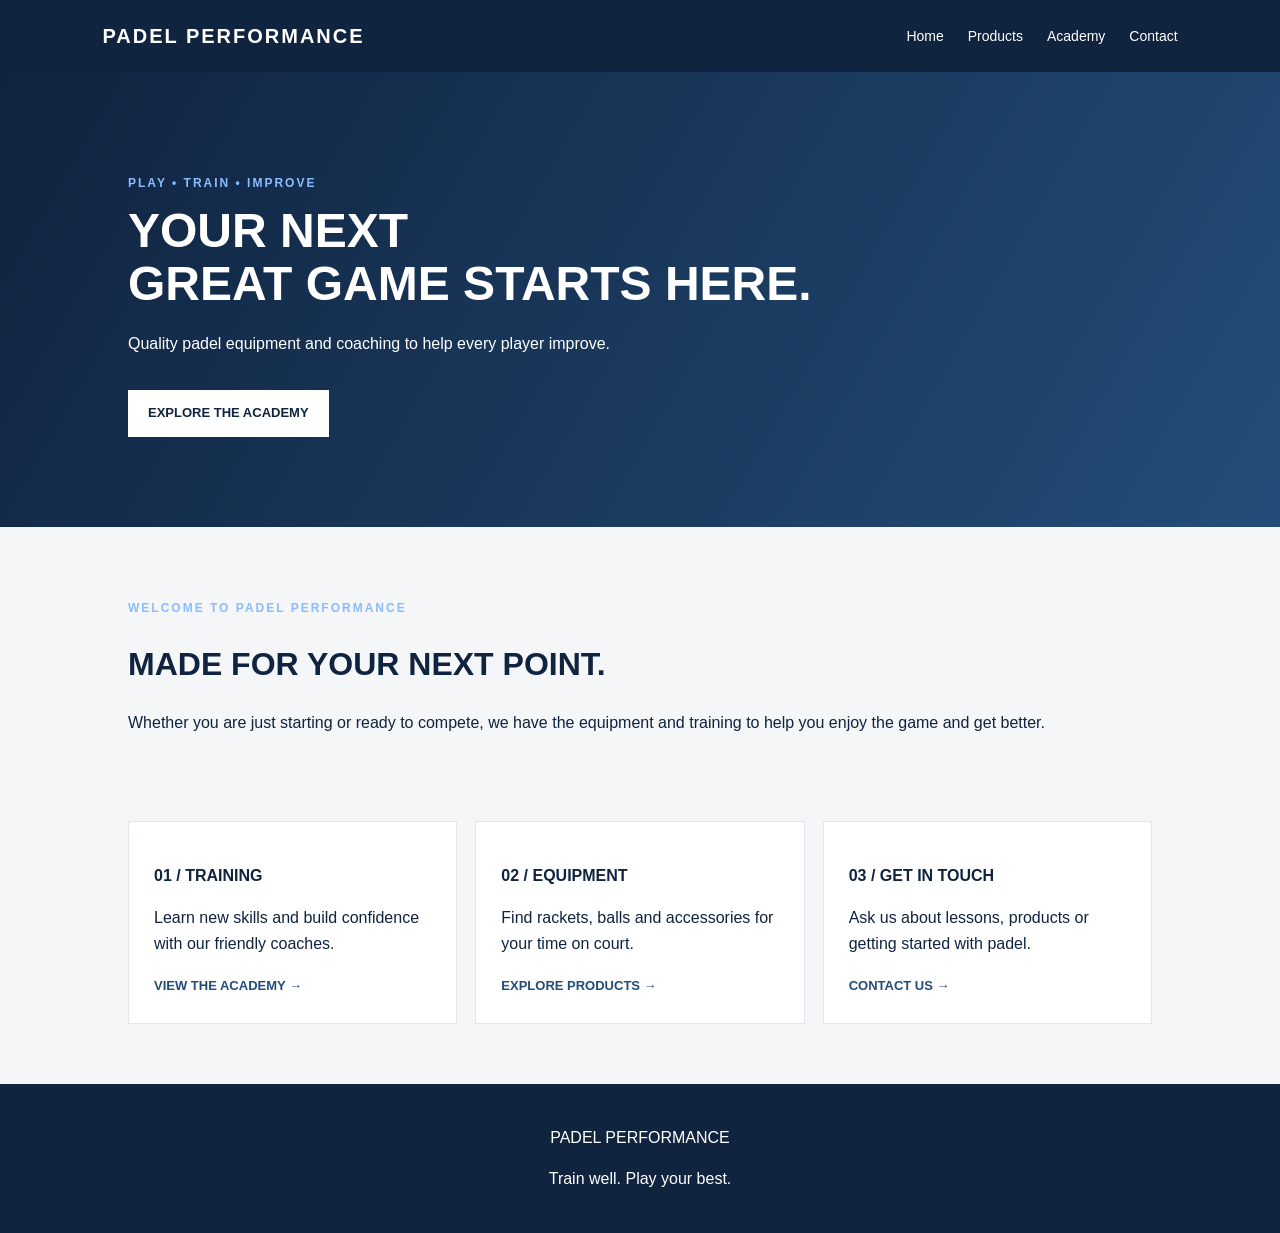
<file: index.html>
<!DOCTYPE html>
<html lang="en">
<head>
    <meta charset="UTF-8">
    <meta name="viewport" content="width=device-width, initial-scale=1.0">
    <title>Home | Padel Performance</title>
    <link rel="stylesheet" href="style.css">
</head>
<body>

    <header>
        <h1>PADEL PERFORMANCE</h1>
        <nav>
            <a href="index.html">Home</a>
            <a href="products.html">Products</a>
            <a href="academy.html">Academy</a>
            <a href="contacts.html">Contact</a>
        </nav>
    </header>

    <main>
        <div class="hero">
            <p class="small-title">PLAY • TRAIN • IMPROVE</p>
            <h2>YOUR NEXT<br>GREAT GAME STARTS HERE.</h2>
            <p>Quality padel equipment and coaching to help every player improve.</p>
            <a href="academy.html" class="button">EXPLORE THE ACADEMY</a>
        </div>

        <section>
            <p class="small-title">WELCOME TO PADEL PERFORMANCE</p>
            <h2>MADE FOR YOUR NEXT POINT.</h2>
            <p>Whether you are just starting or ready to compete, we have the equipment and training to help you enjoy the game and get better.</p>
        </section>

        <section class="cards">
            <div class="card">
                <h3>01 / TRAINING</h3>
                <p>Learn new skills and build confidence with our friendly coaches.</p>
                <a href="academy.html">VIEW THE ACADEMY →</a>
            </div>
            <div class="card">
                <h3>02 / EQUIPMENT</h3>
                <p>Find rackets, balls and accessories for your time on court.</p>
                <a href="products.html">EXPLORE PRODUCTS →</a>
            </div>
            <div class="card">
                <h3>03 / GET IN TOUCH</h3>
                <p>Ask us about lessons, products or getting started with padel.</p>
                <a href="contacts.html">CONTACT US →</a>
            </div>
        </section>
    </main>

    <footer>
        <p>PADEL PERFORMANCE</p>
        <p>Train well. Play your best.</p>
    </footer>

</body>
</html>
</file>
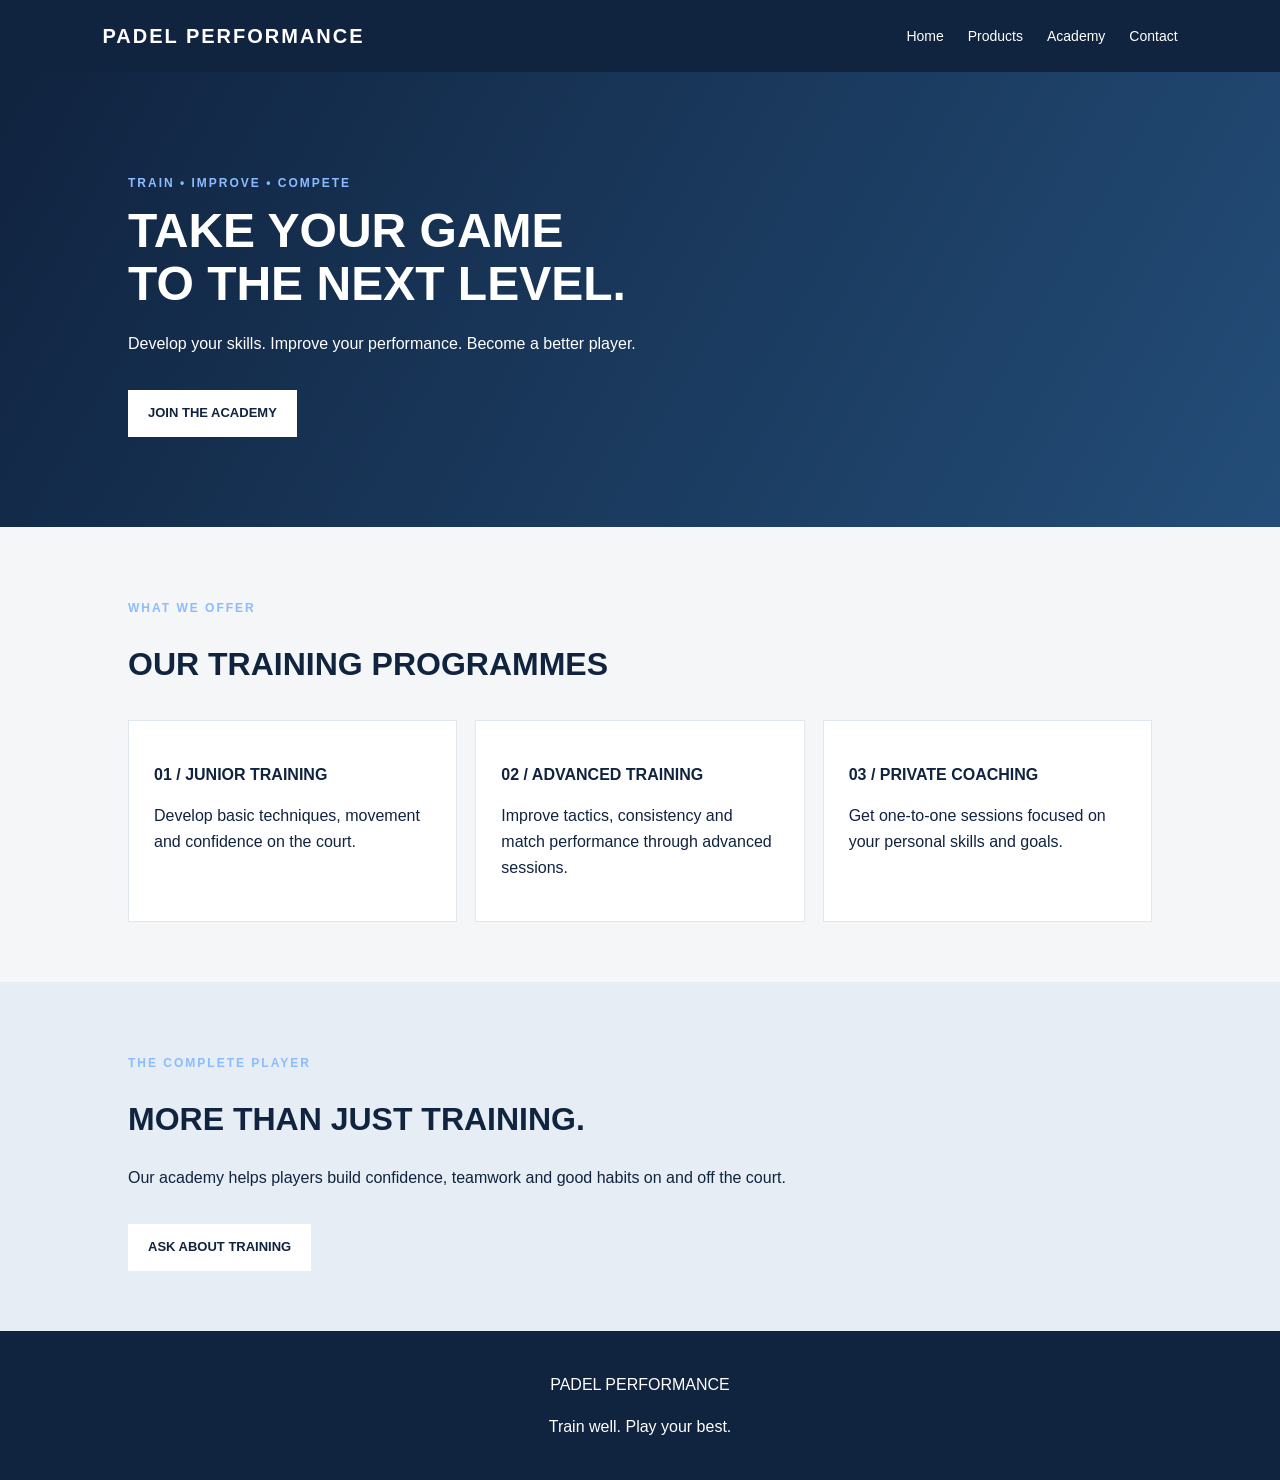
<file: academy.html>
<!DOCTYPE html>
<html lang="en">
<head>
    <meta charset="UTF-8">
    <meta name="viewport" content="width=device-width, initial-scale=1.0">
    <title>Academy | Padel Performance</title>
    <link rel="stylesheet" href="style.css">
</head>
<body>

    <header>
        <h1>PADEL PERFORMANCE</h1>
        <nav>
            <a href="index.html">Home</a>
            <a href="products.html">Products</a>
            <a href="academy.html">Academy</a>
            <a href="contacts.html">Contact</a>
        </nav>
    </header>

    <main>
        <div class="hero">
            <p class="small-title">TRAIN • IMPROVE • COMPETE</p>
            <h2>TAKE YOUR GAME<br>TO THE NEXT LEVEL.</h2>
            <p>Develop your skills. Improve your performance. Become a better player.</p>
            <a href="contacts.html" class="button">JOIN THE ACADEMY</a>
        </div>

        <section>
            <p class="small-title">WHAT WE OFFER</p>
            <h2>OUR TRAINING PROGRAMMES</h2>

            <div class="cards">
                <div class="card">
                    <h3>01 / JUNIOR TRAINING</h3>
                    <p>Develop basic techniques, movement and confidence on the court.</p>
                </div>

                <div class="card">
                    <h3>02 / ADVANCED TRAINING</h3>
                    <p>Improve tactics, consistency and match performance through advanced sessions.</p>
                </div>

                <div class="card">
                    <h3>03 / PRIVATE COACHING</h3>
                    <p>Get one-to-one sessions focused on your personal skills and goals.</p>
                </div>
            </div>
        </section>

        <section class="facilities">
            <p class="small-title">THE COMPLETE PLAYER</p>
            <h2>MORE THAN JUST TRAINING.</h2>
            <p>Our academy helps players build confidence, teamwork and good habits on and off the court.</p>
            <a href="contacts.html" class="button">ASK ABOUT TRAINING</a>
        </section>
    </main>

    <footer>
        <p>PADEL PERFORMANCE</p>
        <p>Train well. Play your best.</p>
    </footer>

</body>
</html>
</file>
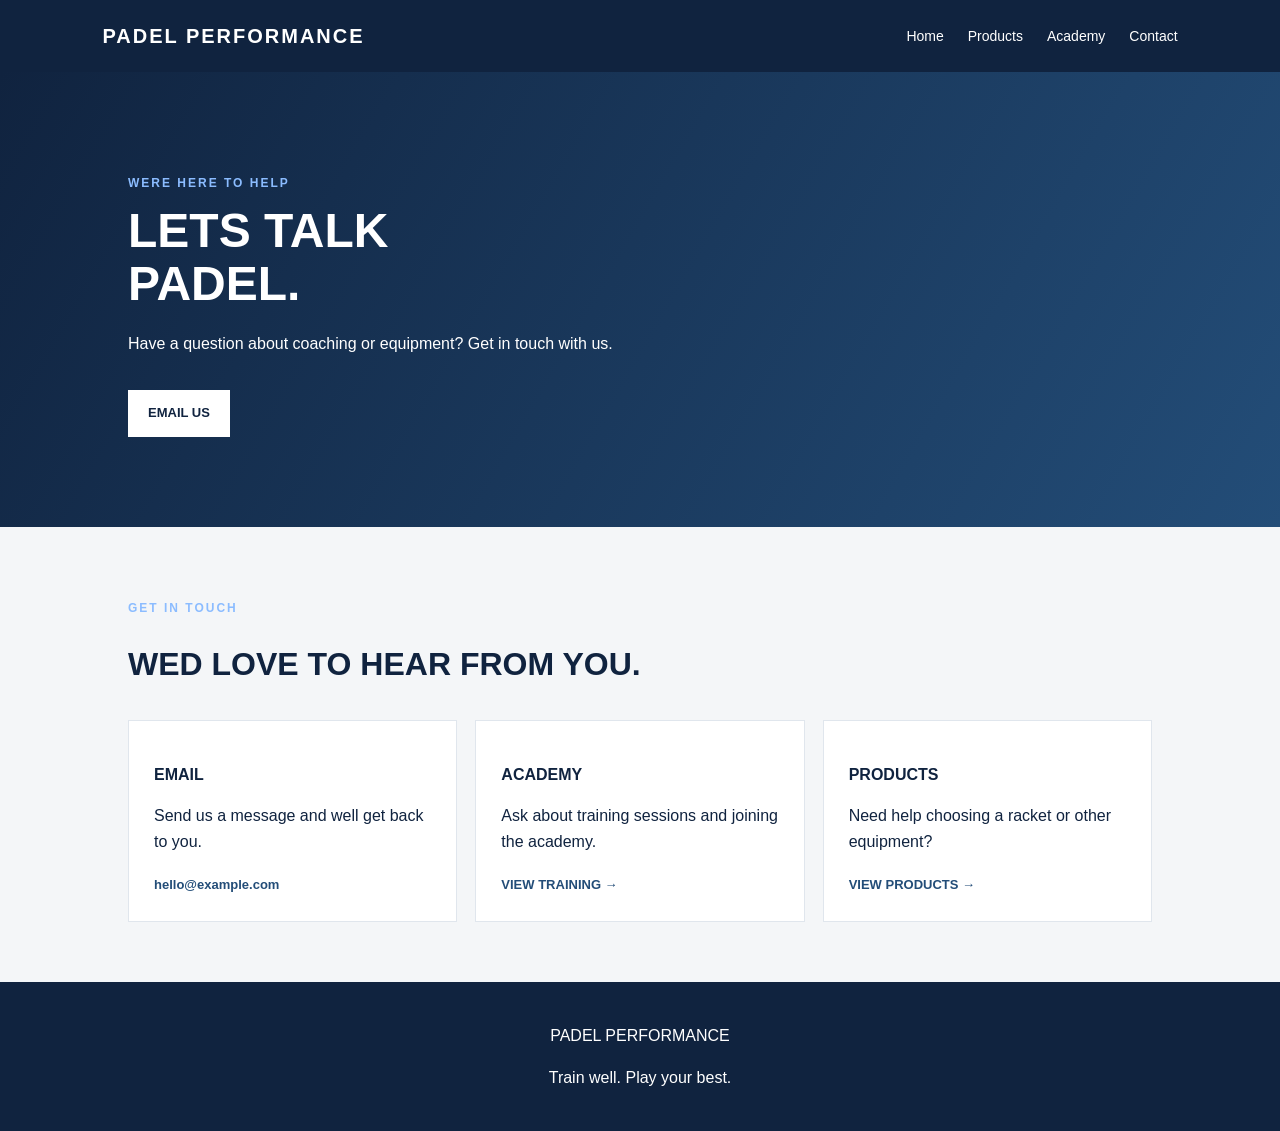
<file: contacts.html>
<!DOCTYPE html>
<html lang="en">
<head>
    <meta charset="UTF-8">
    <meta name="viewport" content="width=device-width, initial-scale=1.0">
    <title>Contact | Padel Performance</title>
    <link rel="stylesheet" href="style.css">
</head>
<body>

    <header>
        <h1>PADEL PERFORMANCE</h1>
        <nav>
            <a href="index.html">Home</a>
            <a href="products.html">Products</a>
            <a href="academy.html">Academy</a>
            <a href="contacts.html">Contact</a>
        </nav>
    </header>

    <main>
        <div class="hero">
            <p class="small-title">WERE HERE TO HELP</p>
            <h2>LETS TALK<br>PADEL.</h2>
            <p>Have a question about coaching or equipment? Get in touch with us.</p>
            <a href="mailto:hello@example.com" class="button">EMAIL US</a>
        </div>

        <section>
            <p class="small-title">GET IN TOUCH</p>
            <h2>WED LOVE TO HEAR FROM YOU.</h2>
            <div class="cards">
                <div class="card">
                    <h3>EMAIL</h3>
                    <p>Send us a message and well get back to you.</p>
                    <a href="mailto:hello@example.com">hello@example.com</a>
                </div>
                <div class="card">
                    <h3>ACADEMY</h3>
                    <p>Ask about training sessions and joining the academy.</p>
                    <a href="academy.html">VIEW TRAINING →</a>
                </div>
                <div class="card">
                    <h3>PRODUCTS</h3>
                    <p>Need help choosing a racket or other equipment?</p>
                    <a href="products.html">VIEW PRODUCTS →</a>
                </div>
            </div>
        </section>
    </main>

    <footer>
        <p>PADEL PERFORMANCE</p>
        <p>Train well. Play your best.</p>
    </footer>

</body>
</html>
</file>
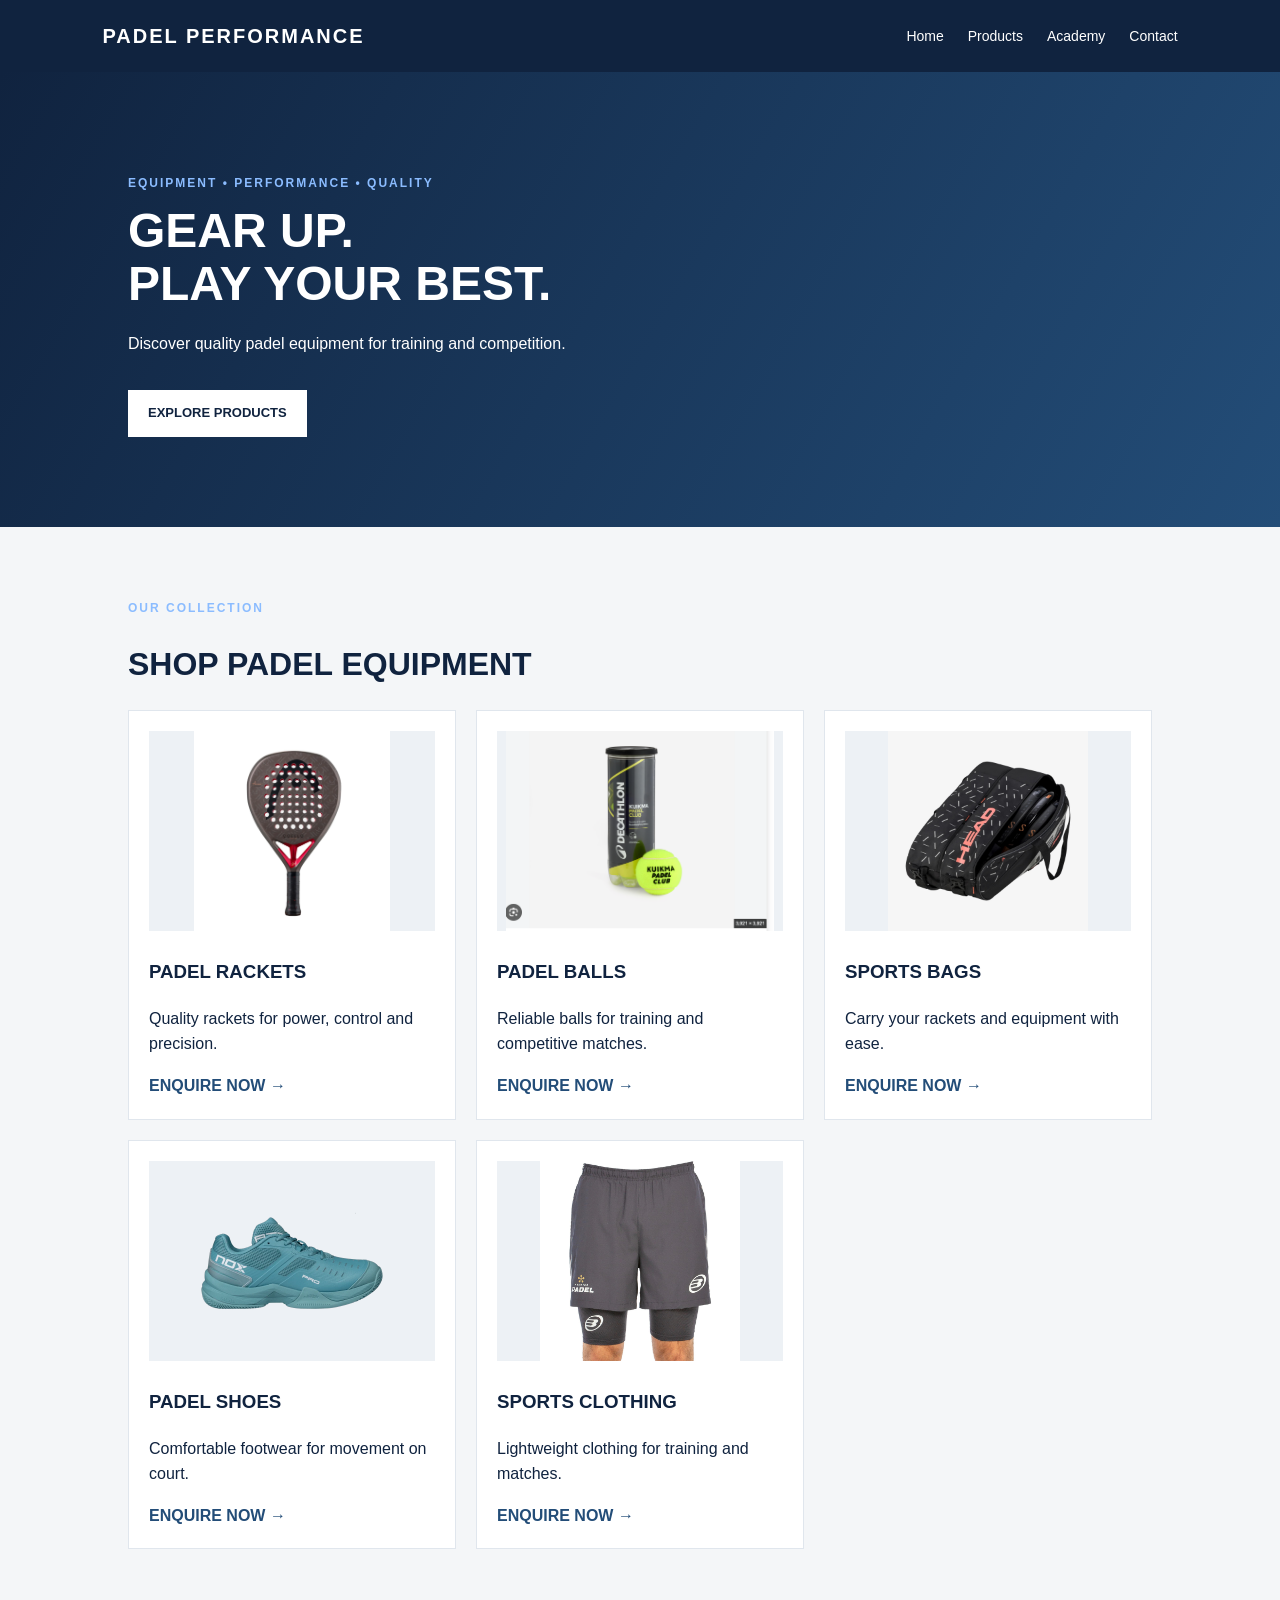
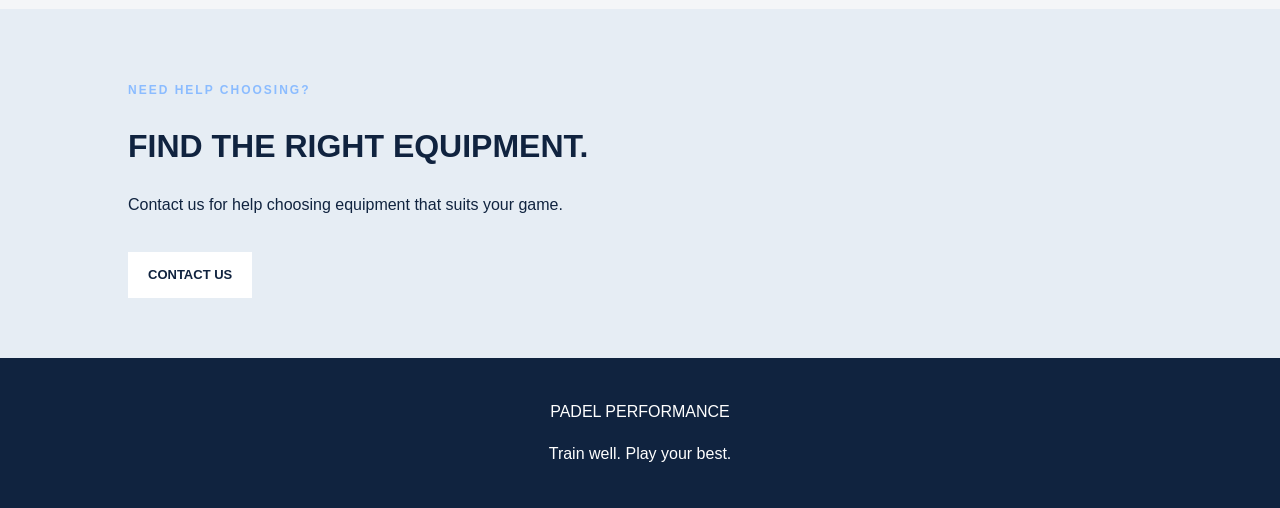
<file: products.html>
<!DOCTYPE html>
<html lang="en">
<head>
    <title>Products | Padel Performance</title>
    <link rel="stylesheet" href="style.css">

    <style>
        .product-grid {
            display: grid;
            grid-template-columns: repeat(3, 1fr);
            gap: 20px;
        }

        .product img {
            width: 100%;
            height: 200px;
            object-fit: contain;
            background: #edf1f5;
        }

        .product {
            background: white;
            padding: 20px;
            border: 1px solid #e0e6ed;
        }

        .product a {
            color: #234d78;
            text-decoration: none;
            font-weight: bold;
        }

        @media (max-width: 700px) {
            .product-grid {
                grid-template-columns: 1fr;
            }
        }
    </style>
</head>

<body>

    <header>
        <h1>PADEL PERFORMANCE</h1>
        <nav>
            <a href="index.html">Home</a>
            <a href="products.html">Products</a>
            <a href="academy.html">Academy</a>
            <a href="contacts.html">Contact</a>
        </nav>
    </header>

    <main>

        <div class="hero">
            <p class="small-title">EQUIPMENT • PERFORMANCE • QUALITY</p>
            <h2>GEAR UP.<br>PLAY YOUR BEST.</h2>
            <p>Discover quality padel equipment for training and competition.</p>
            <a href="#shop" class="button">EXPLORE PRODUCTS</a>
        </div>

        <section id="shop">

            <p class="small-title">OUR COLLECTION</p>
            <h2>SHOP PADEL EQUIPMENT</h2>

            <div class="product-grid">

                <div class="product">
                    <img src="Racket.png" alt="Padel racket">
                    <h3>PADEL RACKETS</h3>
                    <p>Quality rackets for power, control and precision.</p>
                    <a href="contacts.html">ENQUIRE NOW →</a>
                </div>

                <div class="product">
                    <img src="image.png" alt="Padel balls">
                    <h3>PADEL BALLS</h3>
                    <p>Reliable balls for training and competitive matches.</p>
                    <a href="contacts.html">ENQUIRE NOW →</a>
                </div>

                <div class="product">
                    <img src="image copy 3.png" alt="Padel bag">
                    <h3>SPORTS BAGS</h3>
                    <p>Carry your rackets and equipment with ease.</p>
                    <a href="contacts.html">ENQUIRE NOW →</a>
                </div>

                <div class="product">
                    <img src="image copy.png" alt="Padel shoes">
                    <h3>PADEL SHOES</h3>
                    <p>Comfortable footwear for movement on court.</p>
                    <a href="contacts.html">ENQUIRE NOW →</a>
                </div>

                <div class="product">
                    <img src="image copy 2.png" alt="Padel shorts">
                    <h3>SPORTS CLOTHING</h3>
                    <p>Lightweight clothing for training and matches.</p>
                    <a href="contacts.html">ENQUIRE NOW →</a>
                </div>

                

            </div>
        </section>

        <section class="facilities">
            <p class="small-title">NEED HELP CHOOSING?</p>
            <h2>FIND THE RIGHT EQUIPMENT.</h2>
            <p>Contact us for help choosing equipment that suits your game.</p>
            <a href="contacts.html" class="button">CONTACT US</a>
        </section>

    </main>

    <footer>
        <p>PADEL PERFORMANCE</p>
        <p>Train well. Play your best.</p>
    </footer>

</body>
</html>
</file>
<file: style.css>
/* Basic styles for the Padel Performance pages */

* {
    box-sizing: border-box;
}

body {
    margin: 0;
    background: #f4f6f8;
    color: #10233f;
    font-family: Arial, sans-serif;
    line-height: 1.6;
}

header {
    background: #10233f;
    color: white;
    padding: 20px 8%;
    display: flex;
    justify-content: space-between;
    align-items: center;
    gap: 20px;
}

header h1 {
    font-size: 20px;
    letter-spacing: 2px;
    margin: 0;
}

nav {
    display: flex;
    gap: 24px;
    flex-wrap: wrap;
}

nav a {
    color: white;
    text-decoration: none;
    font-size: 14px;
}

nav a:hover {
    color: #b9d8ff;
}

.hero {
    background: linear-gradient(120deg, #10233f, #234d78);
    color: white;
    padding: 90px 10%;
}

.hero h2 {
    font-size: 48px;
    line-height: 1.1;
    margin: 10px 0 20px;
}

.hero p {
    max-width: 520px;
}

.small-title {
    color: #8bbcff;
    font-size: 12px;
    font-weight: bold;
    letter-spacing: 2px;
}

.button {
    display: inline-block;
    margin-top: 18px;
    padding: 13px 20px;
    background: white;
    color: #10233f;
    text-decoration: none;
    font-size: 13px;
    font-weight: bold;
}

section {
    padding: 60px 10%;
}

section h2 {
    font-size: 32px;
    line-height: 1.2;
}

.cards {
    display: grid;
    grid-template-columns: repeat(3, 1fr);
    gap: 18px;
    padding-top: 10px;
}

.card {
    background: white;
    padding: 25px;
    border: 1px solid #e0e6ed;
}

.card h3 {
    font-size: 16px;
}

.card a {
    color: #234d78;
    font-weight: bold;
    font-size: 13px;
    text-decoration: none;
}

.facilities {
    background: #e6edf4;
}

footer {
    background: #10233f;
    color: white;
    text-align: center;
    padding: 25px;
}

@media (max-width: 700px) {
    header {
        flex-direction: column;
        align-items: flex-start;
    }

    nav {
        gap: 14px;
    }

    .hero {
        padding: 65px 7%;
    }

    .hero h2 {
        font-size: 36px;
    }

    section {
        padding: 45px 7%;
    }

    .cards {
        grid-template-columns: 1fr;
    }
}/* Products page */

.product-grid {
    display: grid;
    grid-template-columns: repeat(3, 1fr);
    gap: 20px;
    margin-top: 25px;
}

.product-card {
    background: white;
    border: 1px solid #e0e6ed;
    padding: 20px;
}

.product-card img {
    width: 100%;
    height: 200px;
    object-fit: cover;
}

.product-card h3 {
    color: #10233f;
    font-size: 18px;
}

.product-card p {
    color: #536477;
    font-size: 14px;
}

@media (max-width: 700px) {
    .product-grid {
        grid-template-columns: 1fr;
    }
}
</file>
